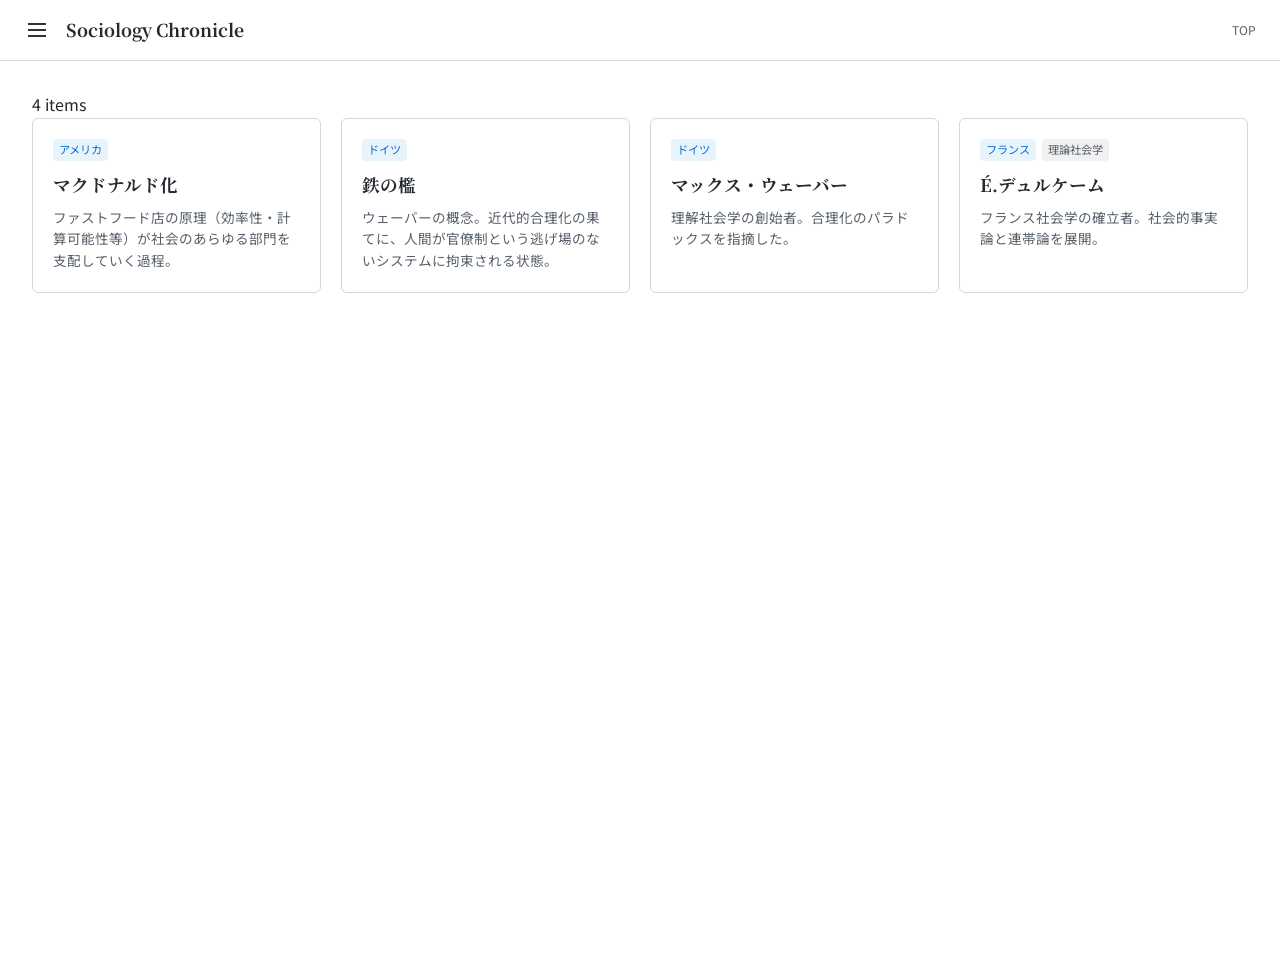
<file: index.html>
<!DOCTYPE html>
<html lang="ja">
<head>
    <meta charset="UTF-8">
    <meta name="viewport" content="width=device-width, initial-scale=1.0">
    <title>Sociology Chronicle</title>
    <link rel="stylesheet" href="style.css">
    <link href="https://fonts.googleapis.com/css2?family=Noto+Serif+JP:wght@400;700&family=Noto+Sans+JP:wght@400;500;700&display=swap" rel="stylesheet">
</head>
<body class="page-index">

    <!-- 共通ヘッダーモジュール -->
    <header class="app-header">
        <div class="header-left">
            <button id="menu-toggle" class="menu-btn" aria-label="Menu">
                <span class="menu-icon"></span>
            </button>
            <h1 class="header-title"><a href="index.html">Sociology Chronicle</a></h1>
        </div>
        
        <!-- 右側固定パンくずリスト -->
        <div class="header-right">
            <nav id="breadcrumbs" class="breadcrumbs"></nav>
        </div>
    </header>

    <!-- 共通レイアウトコンテナ -->
    <div class="app-container">
        
        <!-- 共通サイドバーモジュール -->
        <aside class="sidebar">
            <div class="sidebar-inner">
                <div class="sidebar-header-area">
                    <p class="site-subtitle">The Archive of Sociological Debates</p>
                </div>
                
                <div class="sidebar-content">
                    <div id="sidebar-filters-mount">
                        <!-- JSでフィルタリストをここに生成 -->
                    </div>
                </div>

                <div class="sidebar-footer">
                    <button id="reset-filters" class="btn-reset">Reset Filters</button>
                </div>
            </div>
        </aside>

        <!-- メインコンテンツ -->
        <main class="main-content">
            <div id="active-filters" class="active-filters-bar"></div>
            <div id="timeline-grid" class="timeline-grid"></div>
        </main>

        <!-- スマホ用オーバーレイ -->
        <div id="sidebar-overlay" class="sidebar-overlay"></div>
    </div>

    <script src="app.js"></script>
</body>
</html>
</file>
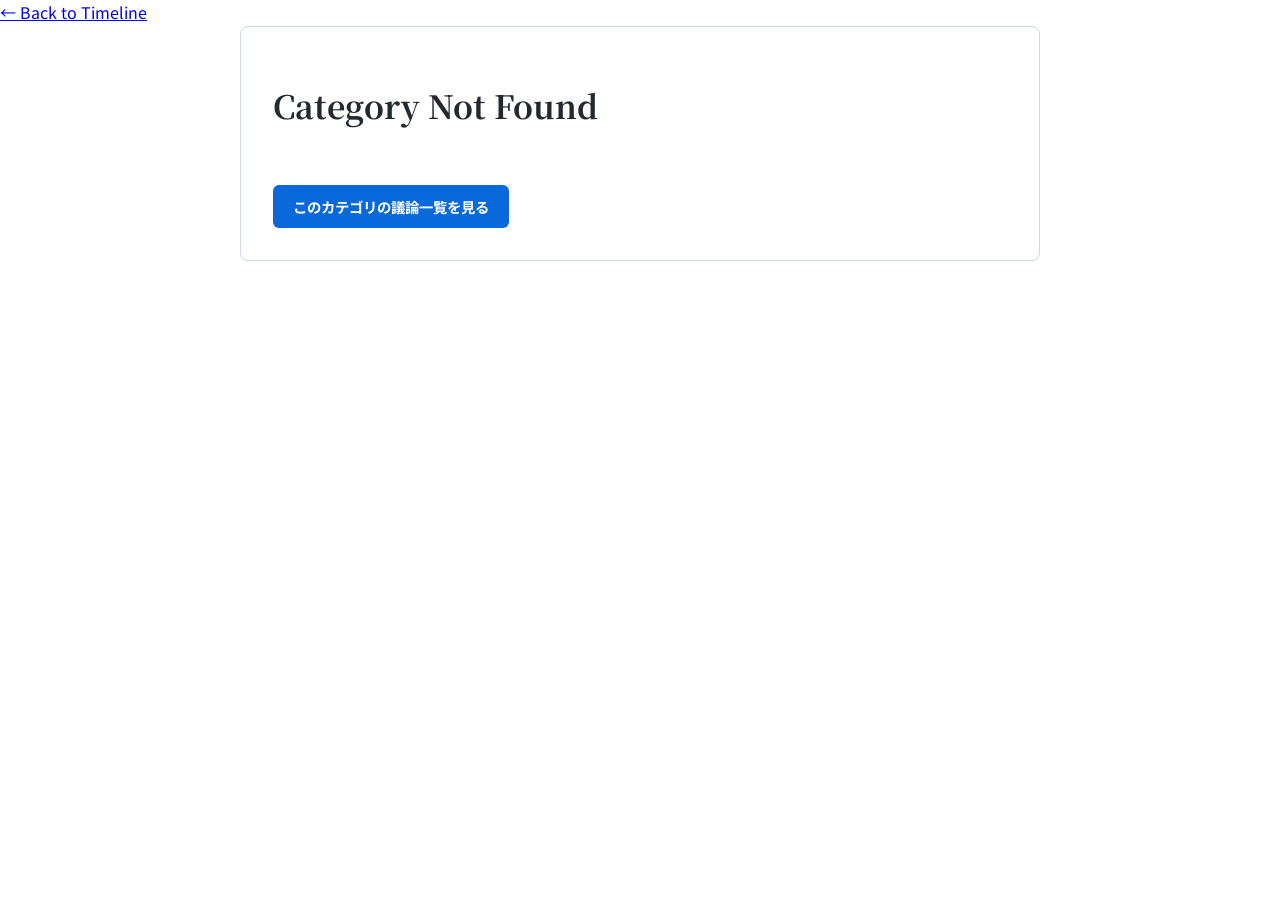
<file: Introduction.html>
<!DOCTYPE html>
<html lang="ja">
<head>
    <meta charset="UTF-8">
    <meta name="viewport" content="width=device-width, initial-scale=1.0">
    <title>Category Introduction - Sociology Chronicle</title>
    <link rel="stylesheet" href="style.css">
    <link href="https://fonts.googleapis.com/css2?family=Noto+Serif+JP:wght@400;700&family=Noto+Sans+JP:wght@400;500;700&display=swap" rel="stylesheet">
</head>
<body class="page-intro">

    <header class="article-header">
        <div class="container">
            <a href="index.html" class="back-link">← Back to Timeline</a>
        </div>
    </header>

    <main class="container intro-container">
        <div id="intro-content" class="intro-body">
            <h1 id="intro-title">Loading...</h1>
            <div class="intro-meta" id="intro-meta"></div>
            <div id="intro-desc" class="intro-text"></div>
            
            <div class="intro-actions">
                <a id="intro-filter-link" href="#" class="btn-primary">このカテゴリの議論一覧を見る</a>
            </div>
        </div>
    </main>

    <script src="app.js"></script>
</body>
</html>
</file>
<file: style.css>
:root {
    --bg-color: #ffffff;
    --sidebar-bg: #f6f8fa;
    --header-height: 60px;
    --sidebar-width: 280px;
    --text-main: #24292f;
    --text-muted: #57606a;
    --accent-color: #0969da;
    --border-color: #d0d7de;
    --transition-speed: 0.3s;
}

body {
    margin: 0;
    font-family: 'Noto Sans JP', sans-serif;
    color: var(--text-main);
    background-color: var(--bg-color);
    line-height: 1.6;
}

h1, h2, h3 { font-family: 'Noto Serif JP', serif; }

/* --- 共通ヘッダーモジュール --- */
.app-header {
    height: var(--header-height);
    display: flex;
    align-items: center;
    justify-content: space-between; /* 左右に配置 */
    padding: 0 20px;
    background: #fff;
    border-bottom: 1px solid var(--border-color);
    position: fixed;
    top: 0; left: 0; right: 0;
    z-index: 1000;
}

.header-left {
    display: flex;
    align-items: center;
    flex-shrink: 0; /* 縮ませない */
}

.header-right {
    display: flex;
    align-items: center;
    overflow: hidden; /* パンくずが長すぎたら隠す */
    margin-left: 20px;
}

.menu-btn {
    background: none;
    border: none;
    cursor: pointer;
    padding: 8px;
    margin-right: 12px;
    border-radius: 6px;
}
.menu-btn:hover { background-color: #f3f4f6; }

.menu-icon {
    display: block; width: 18px; height: 2px; background: #333; position: relative;
}
.menu-icon::before, .menu-icon::after {
    content: ''; position: absolute; width: 18px; height: 2px; background: #333; left: 0;
}
.menu-icon::before { top: -6px; }
.menu-icon::after { top: 6px; }

.header-title {
    font-size: 1.1rem;
    font-weight: bold;
    margin: 0;
}
.header-title a {
    text-decoration: none;
    color: var(--text-main);
}

/* --- パンくずリスト (右側固定・極小) --- */
.breadcrumbs {
    font-size: 0.75rem; /* 小さく */
    color: var(--text-muted);
    display: flex;
    align-items: center;
    white-space: nowrap;
}
.breadcrumbs a {
    color: var(--text-muted);
    text-decoration: none;
    padding: 2px 4px;
    border-radius: 4px;
}
.breadcrumbs a:hover {
    background: #f3f4f6;
    color: var(--accent-color);
}
.crumb-separator { margin: 0 4px; color: #d0d7de; }


/* --- 共通レイアウトコンテナ & サイドバー --- */
.app-container {
    padding-top: var(--header-height); /* ヘッダー分下げる */
    min-height: 100vh;
    display: flex;
}

.sidebar {
    position: fixed;
    top: var(--header-height); /* ヘッダーの下から */
    left: 0;
    bottom: 0;
    width: var(--sidebar-width);
    background: var(--sidebar-bg);
    border-right: 1px solid var(--border-color);
    /* 押し出しアニメーション用 */
    transform: translateX(-100%);
    transition: transform var(--transition-speed) cubic-bezier(0.4, 0, 0.2, 1);
    z-index: 900;
}

/* 開いた状態 */
body.nav-open .sidebar {
    transform: translateX(0);
}

.sidebar-inner {
    height: 100%;
    display: flex;
    flex-direction: column;
    padding: 20px;
    box-sizing: border-box;
}
.sidebar-header-area {
    margin-bottom: 1rem;
    padding-bottom: 1rem;
    border-bottom: 1px solid var(--border-color);
}
.site-subtitle { font-size: 0.8rem; color: var(--text-muted); margin: 0; }
.sidebar-content { flex: 1; overflow-y: auto; }
.sidebar-footer { margin-top: auto; padding-top: 1rem; }


/* --- メインコンテンツ (押し出し対応) --- */
.main-content {
    flex: 1;
    width: 100%; /* 幅いっぱい */
    padding: 2rem;
    box-sizing: border-box;
    /* 押し出しアニメーション */
    transition: margin-left var(--transition-speed) cubic-bezier(0.4, 0, 0.2, 1);
    margin-left: 0;
}

/* PC: サイドバーが開くとメインコンテンツが右にずれる */
@media (min-width: 768px) {
    body.nav-open .main-content {
        margin-left: var(--sidebar-width);
        /* 横スクロールが出ないように幅を調整 */
        width: calc(100% - var(--sidebar-width));
    }
}


/* --- オーバーレイ (スマホ用) --- */
.sidebar-overlay {
    position: fixed;
    top: var(--header-height);
    left: 0; right: 0; bottom: 0;
    background: rgba(0,0,0,0.4);
    opacity: 0;
    visibility: hidden;
    transition: opacity var(--transition-speed);
    z-index: 800;
}
body.nav-open .sidebar-overlay {
    opacity: 1;
    visibility: visible;
}
/* PCではオーバーレイ不要 */
@media (min-width: 768px) {
    body.nav-open .sidebar-overlay { display: none; }
}


/* --- コンテンツ要素 (Filter, Cards, Articles) --- */
details { margin-bottom: 8px; }
summary {
    cursor: pointer;
    font-size: 0.85rem;
    font-weight: 600;
    color: var(--text-main);
    display: flex; justify-content: space-between;
    padding: 6px 0;
}
summary:hover { color: var(--accent-color); }
.checkbox-list { padding-left: 8px; }
.checkbox-item {
    display: flex; align-items: center; justify-content: space-between;
    margin-bottom: 4px; font-size: 0.85rem;
}
.checkbox-item label { cursor: pointer; color: var(--text-muted); }

/* Timeline */
.timeline-grid {
    display: grid;
    grid-template-columns: repeat(auto-fill, minmax(280px, 1fr));
    gap: 20px;
}
.card {
    background: #fff; border: 1px solid var(--border-color); border-radius: 6px;
    padding: 20px; text-decoration: none; color: inherit;
    display: flex; flex-direction: column; transition: all 0.2s;
}
.card:hover { border-color: var(--accent-color); box-shadow: 0 4px 12px rgba(0,0,0,0.05); }
.card-meta { margin-bottom: 10px; font-size: 0.7rem; color: var(--text-muted); display: flex; gap: 6px; }
.tag { background: #f1f1f1; padding: 2px 6px; border-radius: 4px; }
.tag.country { background: #e8f4fc; color: #0969da; }
.card-title { margin: 0 0 8px 0; font-size: 1.1rem; font-weight: 700; }
.card-summary { font-size: 0.85rem; color: var(--text-muted); margin: 0; }

/* Article */
.article-body {
    background: #fff;
    max-width: 800px;
    margin: 0 auto;
    /* paddingはmain-contentで行うので、ここでは内部余白のみ */
}
.article-body h1 { font-size: 1.8rem; border-bottom: 1px solid var(--border-color); padding-bottom: 1rem; margin-bottom: 2rem; }
.references-section { max-width: 800px; margin: 3rem auto 0 auto; padding-top: 1rem; border-top: 1px solid var(--border-color); font-size: 0.85rem; color: var(--text-muted); }

/* Intro */
.intro-container { max-width: 800px; margin: 0 auto; text-align: center; }
.intro-body { background: #fff; border-radius: 8px; padding: 2rem; border: 1px solid var(--border-color); text-align: left;}
.btn-primary {
    display: inline-block; background: var(--accent-color); color: white;
    padding: 10px 20px; border-radius: 6px; text-decoration: none; margin-top: 2rem;
    font-size: 0.9rem; font-weight: bold;
}

/* Reset Button */
.btn-reset { width: 100%; padding: 6px; background: #fff; border: 1px solid var(--border-color); border-radius: 6px; cursor: pointer; color: var(--text-main); font-size: 0.85rem; }
.btn-reset:hover { background: #f6f8fa; }

/* Icon */
.intro-link-btn { display: inline-flex; align-items: center; justify-content: center; width: 20px; height: 20px; border-radius: 4px; color: var(--text-muted); }
.intro-link-btn:hover { background: #e1e4e8; color: var(--accent-color); }
.book-icon { width: 10px; height: 12px; border: 1.5px solid currentColor; border-radius: 1px 2px 2px 1px; position: relative; }
.book-icon::before { content: ''; position: absolute; top: 1.5px; left: 1.5px; width: 6px; height: 1px; background: currentColor; }

/* Term Link */
.term-link { color: var(--accent-color); font-weight: 500; text-decoration: none; border-bottom: 1px dotted; }
.term-stub { color: #999; text-decoration: underline dotted #ccc; cursor: help; }
</file>
